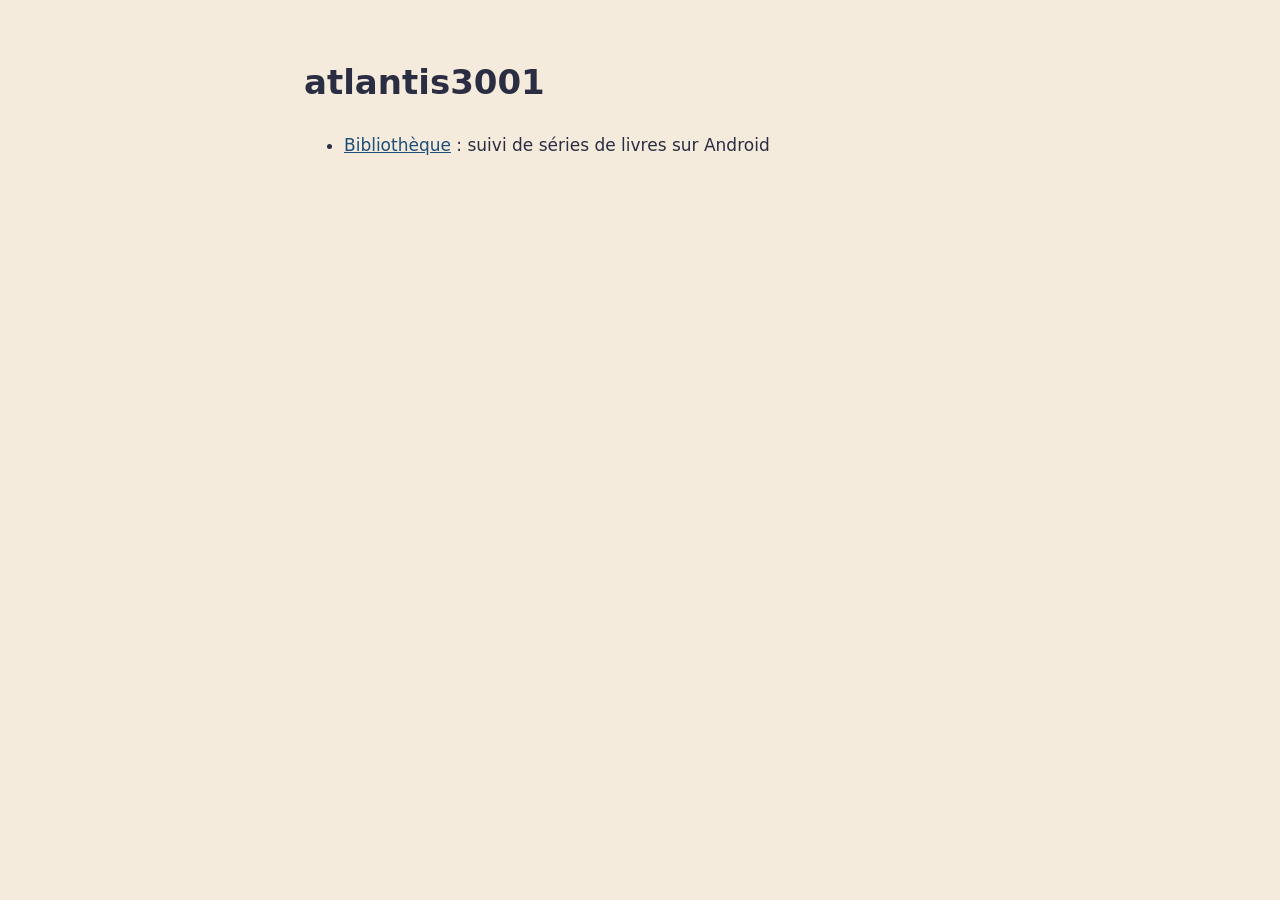
<file: index.html>
<!doctype html>
<html lang="fr">
<head>
  <meta charset="utf-8">
  <meta name="viewport" content="width=device-width, initial-scale=1">
  <title>atlantis3001</title>
  <link rel="stylesheet" href="/style.css">
</head>
<body>
<main>
  <h1>atlantis3001</h1>
  <ul>
    <li><a href="/bibliotheque/">Bibliothèque</a> : suivi de séries de livres sur Android</li>
  </ul>
</main>
</body>
</html>
</file>
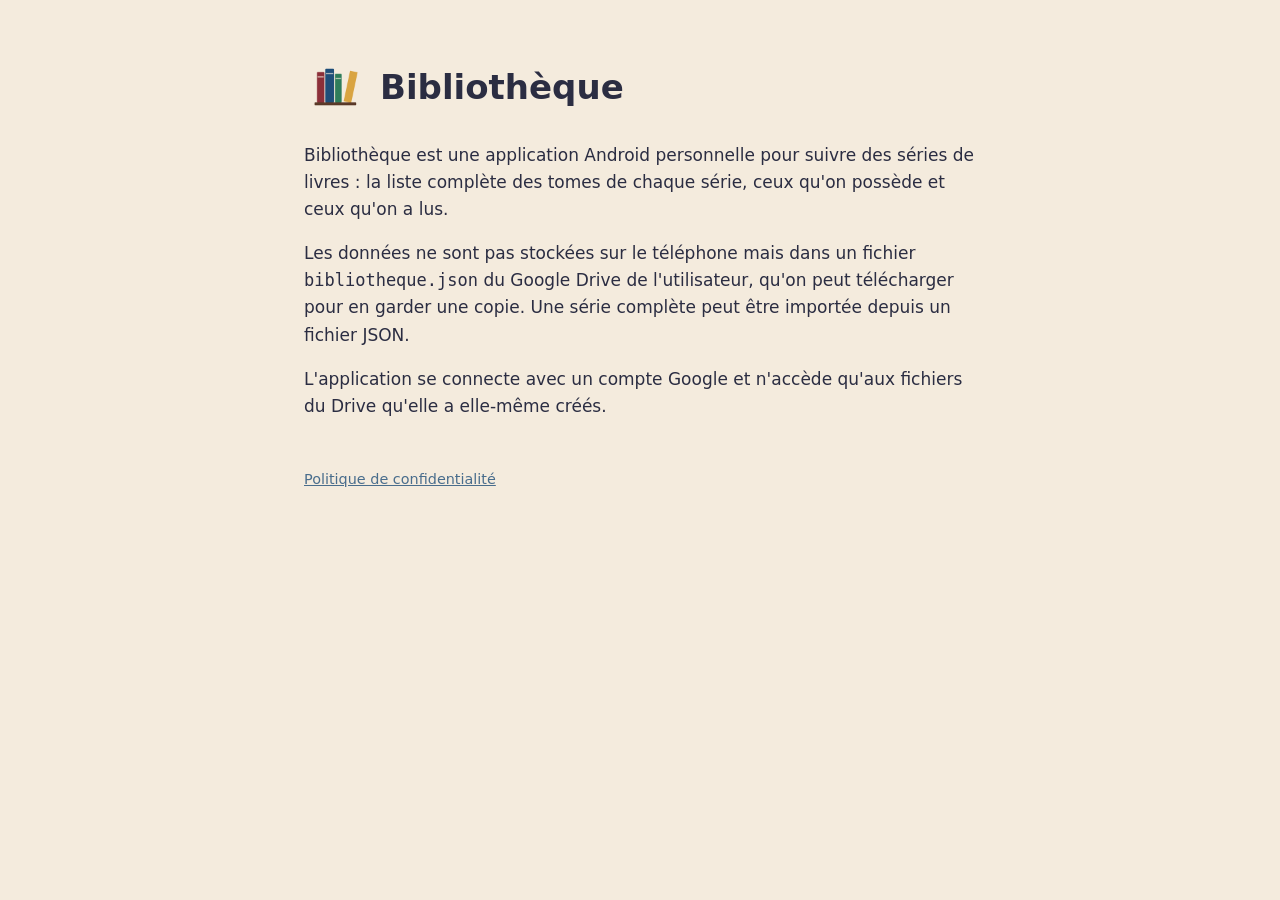
<file: bibliotheque/index.html>
<!doctype html>
<html lang="fr">
<head>
  <meta charset="utf-8">
  <meta name="viewport" content="width=device-width, initial-scale=1">
  <title>Bibliothèque</title>
  <link rel="icon" href="icone.png">
  <link rel="stylesheet" href="/style.css">
</head>
<body>
<main>
  <h1><img src="icone.png" alt="">Bibliothèque</h1>
  <p>Bibliothèque est une application Android personnelle pour suivre des séries de livres : la liste complète des tomes de chaque série, ceux qu'on possède et ceux qu'on a lus.</p>
  <p>Les données ne sont pas stockées sur le téléphone mais dans un fichier <code>bibliotheque.json</code> du Google Drive de l'utilisateur, qu'on peut télécharger pour en garder une copie. Une série complète peut être importée depuis un fichier JSON.</p>
  <p>L'application se connecte avec un compte Google et n'accède qu'aux fichiers du Drive qu'elle a elle-même créés.</p>
  <footer>
    <a href="confidentialite.html">Politique de confidentialité</a>
  </footer>
</main>
</body>
</html>
</file>
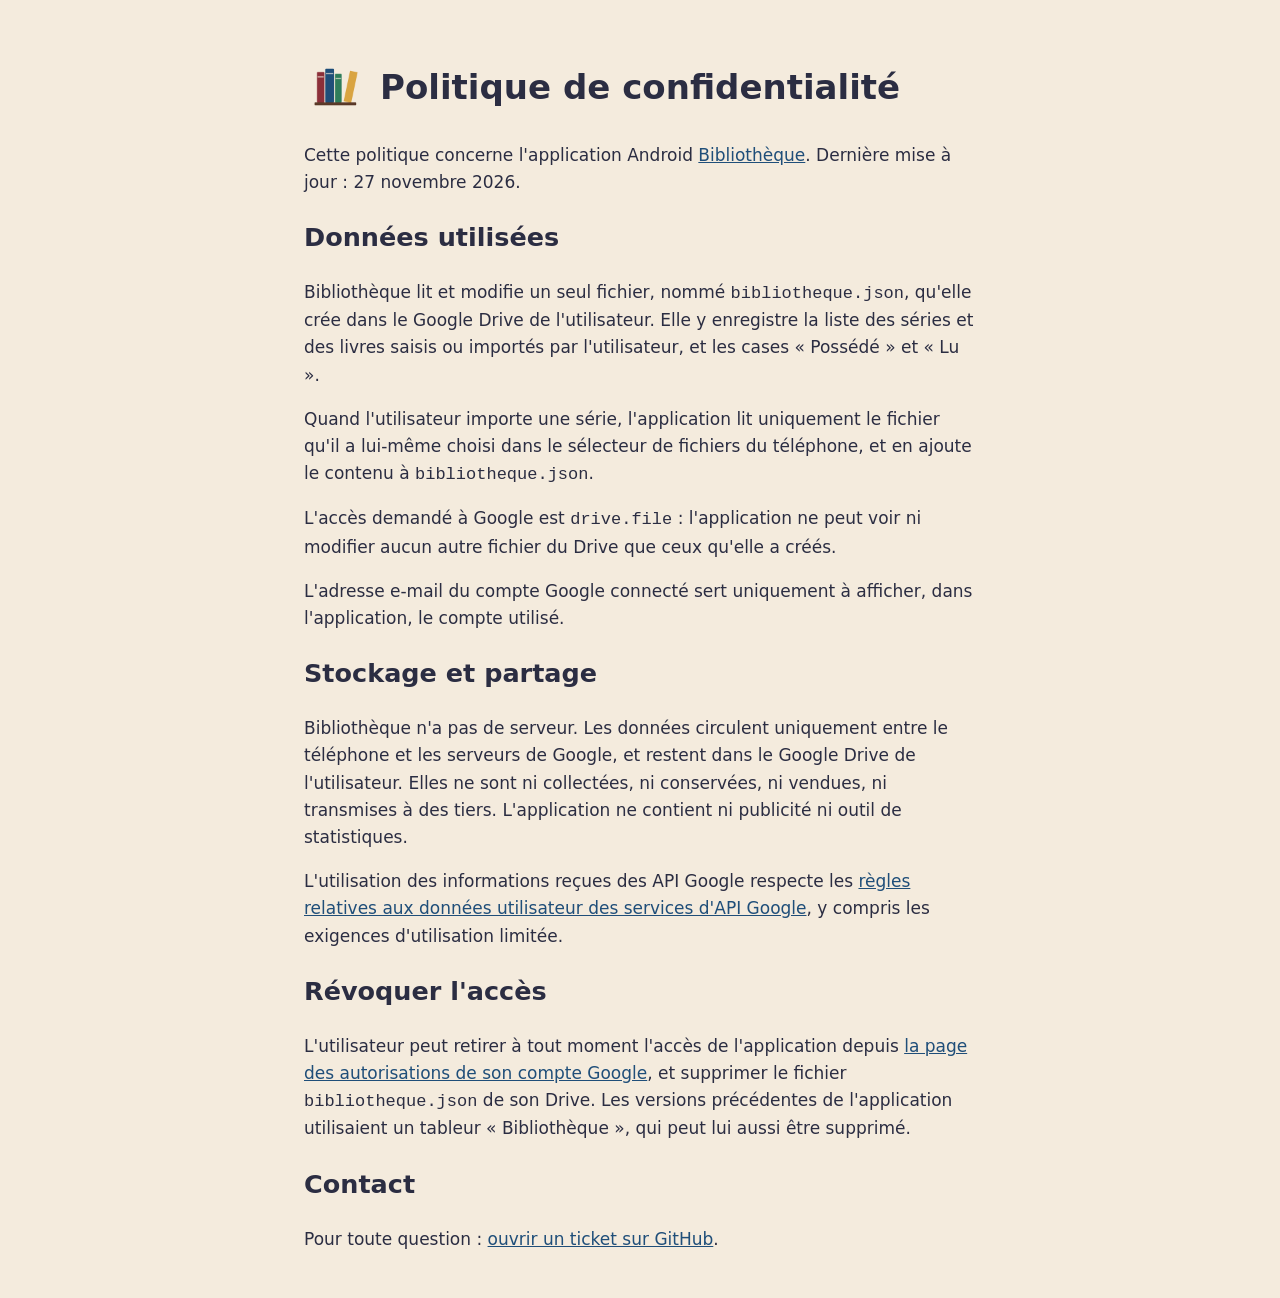
<file: bibliotheque/confidentialite.html>
<!doctype html>
<html lang="fr">
<head>
  <meta charset="utf-8">
  <meta name="viewport" content="width=device-width, initial-scale=1">
  <title>Bibliothèque : confidentialité</title>
  <link rel="icon" href="icone.png">
  <link rel="stylesheet" href="/style.css">
</head>
<body>
<main>
  <h1><img src="icone.png" alt="">Politique de confidentialité</h1>
  <p>Cette politique concerne l'application Android <a href="./">Bibliothèque</a>. Dernière mise à jour : 27 novembre 2026.</p>

  <h2>Données utilisées</h2>
  <p>Bibliothèque lit et modifie un seul fichier, nommé <code>bibliotheque.json</code>, qu'elle crée dans le Google Drive de l'utilisateur. Elle y enregistre la liste des séries et des livres saisis ou importés par l'utilisateur, et les cases « Possédé » et « Lu ».</p>
  <p>Quand l'utilisateur importe une série, l'application lit uniquement le fichier qu'il a lui-même choisi dans le sélecteur de fichiers du téléphone, et en ajoute le contenu à <code>bibliotheque.json</code>.</p>
  <p>L'accès demandé à Google est <code>drive.file</code> : l'application ne peut voir ni modifier aucun autre fichier du Drive que ceux qu'elle a créés.</p>
  <p>L'adresse e-mail du compte Google connecté sert uniquement à afficher, dans l'application, le compte utilisé.</p>

  <h2>Stockage et partage</h2>
  <p>Bibliothèque n'a pas de serveur. Les données circulent uniquement entre le téléphone et les serveurs de Google, et restent dans le Google Drive de l'utilisateur. Elles ne sont ni collectées, ni conservées, ni vendues, ni transmises à des tiers. L'application ne contient ni publicité ni outil de statistiques.</p>
  <p>L'utilisation des informations reçues des API Google respecte les <a href="https://developers.google.com/terms/api-services-user-data-policy">règles relatives aux données utilisateur des services d'API Google</a>, y compris les exigences d'utilisation limitée.</p>

  <h2>Révoquer l'accès</h2>
  <p>L'utilisateur peut retirer à tout moment l'accès de l'application depuis <a href="https://myaccount.google.com/permissions">la page des autorisations de son compte Google</a>, et supprimer le fichier <code>bibliotheque.json</code> de son Drive. Les versions précédentes de l'application utilisaient un tableur « Bibliothèque », qui peut lui aussi être supprimé.</p>

  <h2>Contact</h2>
  <p>Pour toute question : <a href="https://github.com/atlantis3001/atlantis3001.github.io/issues">ouvrir un ticket sur GitHub</a>.</p>
</main>
</body>
</html>
</file>
<file: style.css>
:root { --fond: #f4ebdd; --texte: #2b2d42; --lien: #1f4e79; }
body { margin: 0; background: var(--fond); color: var(--texte); font: 17px/1.6 system-ui, sans-serif; }
main { max-width: 42rem; margin: 0 auto; padding: 2rem 1rem; }
h1 { display: flex; align-items: center; gap: 0.75rem; }
h1 img { width: 64px; height: 64px; border-radius: 14px; }
a { color: var(--lien); }
footer { margin-top: 3rem; font-size: 0.9rem; opacity: 0.8; }
</file>
